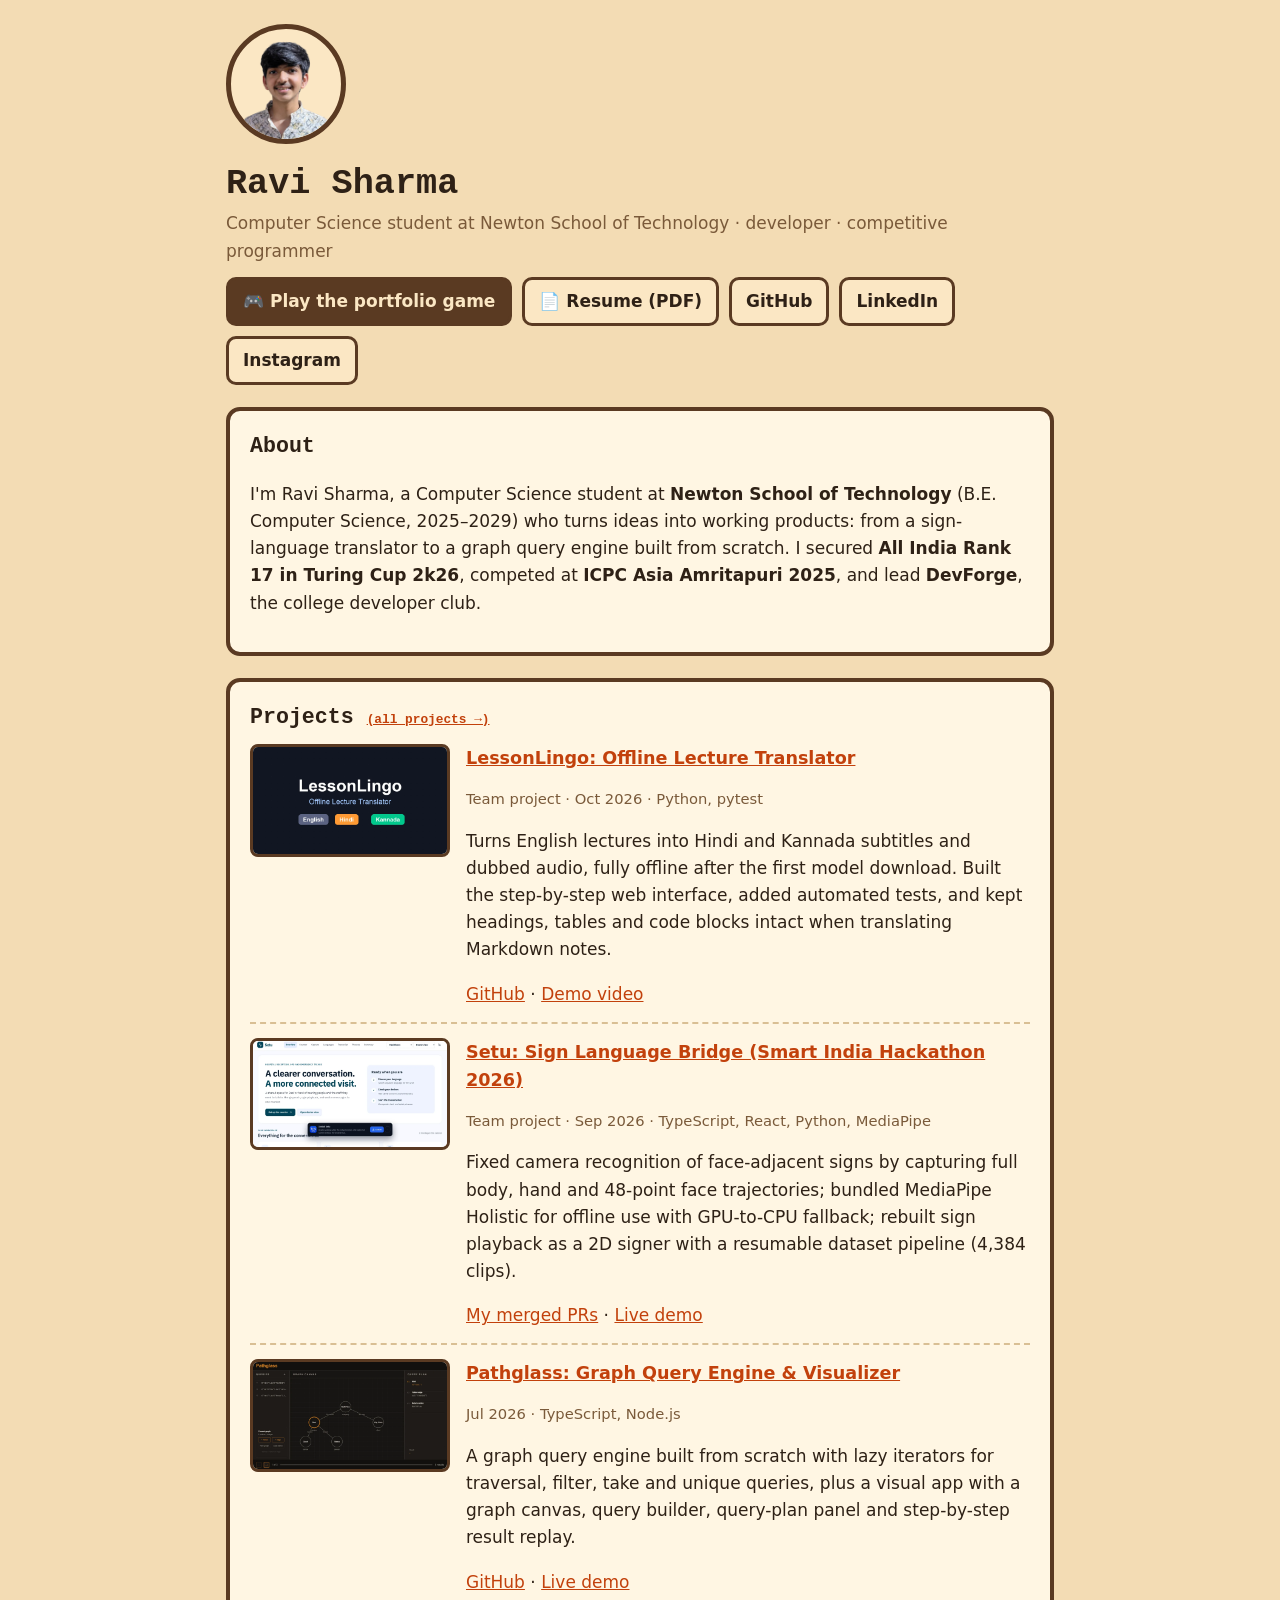
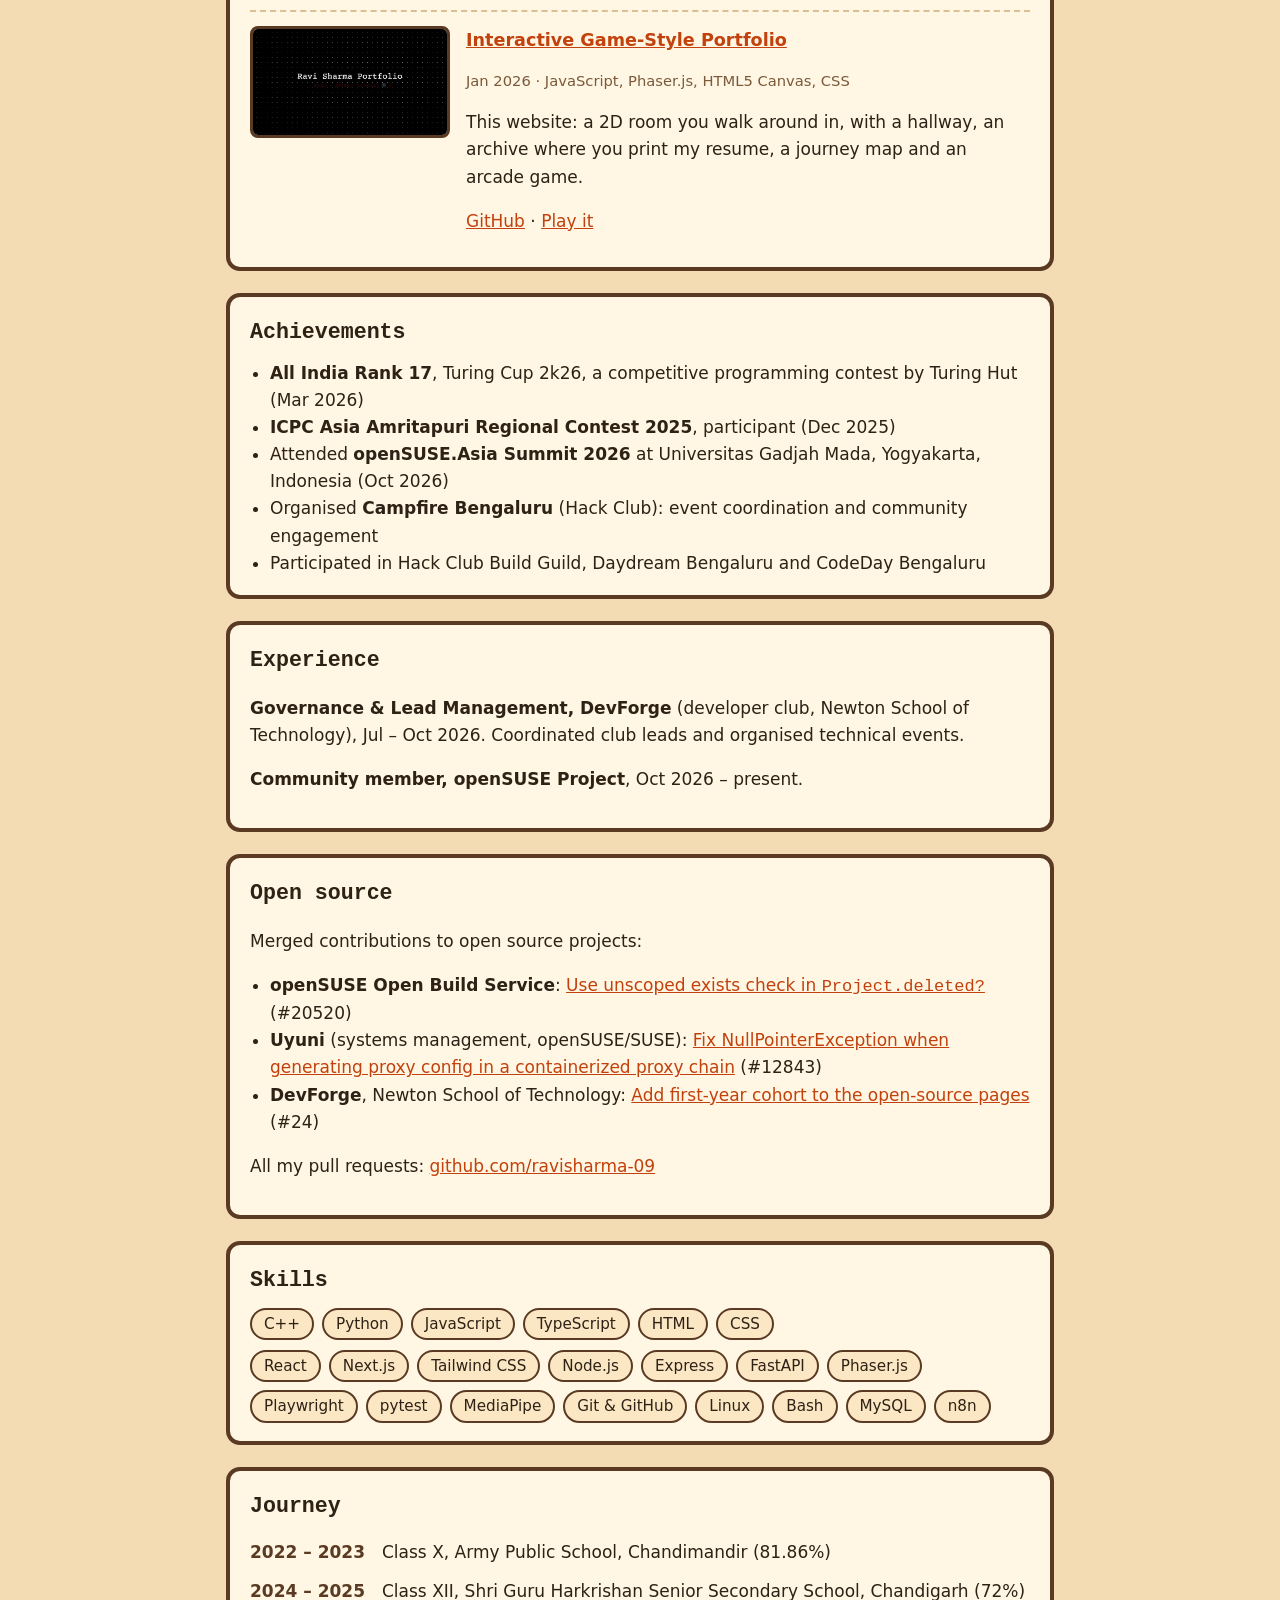
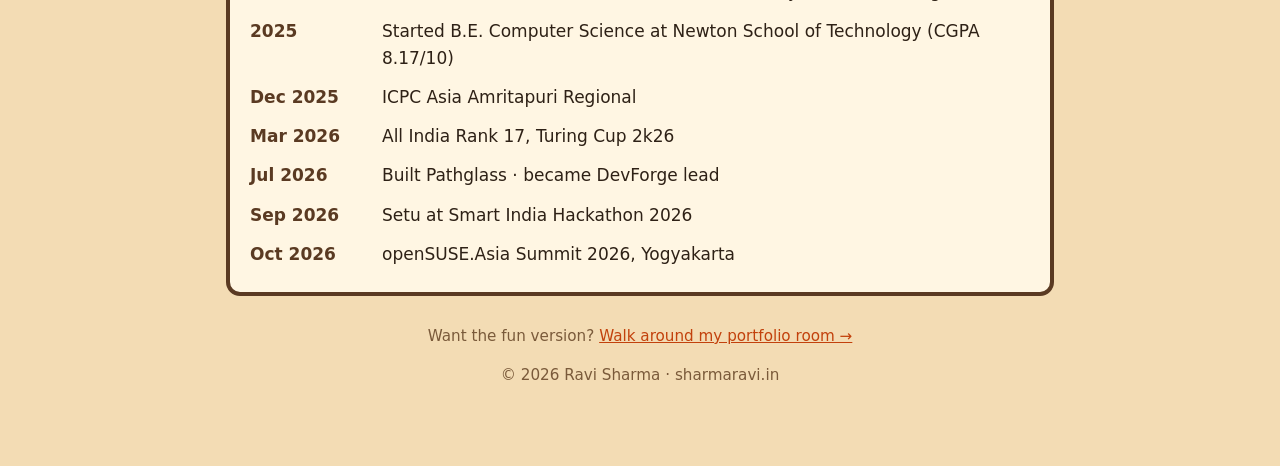
<file: about/index.html>
<!DOCTYPE html>
<html lang="en">
<head>
  <meta charset="UTF-8">
  <meta name="viewport" content="width=device-width, initial-scale=1.0">
  <title>About Ravi Sharma | Projects, Achievements &amp; Skills</title>
  <meta name="description" content="Ravi Sharma is a Computer Science student at Newton School of Technology (2025–2029). Projects: LessonLingo, Setu (SIH 2026), Pathglass. All India Rank 17 in Turing Cup 2k26, ICPC Asia Amritapuri 2025, openSUSE.Asia Summit 2026.">
  <meta name="author" content="Ravi Sharma">
  <link rel="canonical" href="https://www.sharmaravi.in/about/">
  <meta name="theme-color" content="#5a3a22">
  <link rel="icon" type="image/png" sizes="64x64" href="/favicon.png">
  <link rel="apple-touch-icon" href="/apple-touch-icon.png">
  <meta property="og:type" content="profile">
  <meta property="og:site_name" content="Ravi Sharma">
  <meta property="og:title" content="About Ravi Sharma">
  <meta property="og:description" content="CS student at Newton School of Technology. Projects, achievements, skills and the journey so far.">
  <meta property="og:url" content="https://www.sharmaravi.in/about/">
  <meta property="og:image" content="https://www.sharmaravi.in/assets/og-image.jpg">
  <meta name="twitter:card" content="summary_large_image">
  <script type="application/ld+json">
{
  "@context": "https://schema.org",
  "@type": "ProfilePage",
  "url": "https://www.sharmaravi.in/about/",
  "name": "About Ravi Sharma",
  "mainEntity": {
    "@type": "Person",
    "@id": "https://www.sharmaravi.in/#ravi",
    "name": "Ravi Sharma",
    "givenName": "Ravi",
    "familyName": "Sharma",
    "alternateName": [
      "sharmaravi",
      "ravisharma-09"
    ],
    "url": "https://www.sharmaravi.in/",
    "image": "https://www.sharmaravi.in/assets/ravi-sharma.webp",
    "jobTitle": "Software Developer",
    "description": "Ravi Sharma is a Computer Science student at Newton School of Technology, developer of LessonLingo, Setu (Smart India Hackathon 2026) and Pathglass, open source contributor to the openSUSE Open Build Service and Uyuni, and All India Rank 17 in Turing Cup 2k26.",
    "affiliation": {
      "@type": "CollegeOrUniversity",
      "name": "Newton School of Technology"
    },
    "alumniOf": [
      {
        "@type": "HighSchool",
        "name": "Shri Guru Harkrishan Senior Secondary School, Chandigarh"
      },
      {
        "@type": "HighSchool",
        "name": "Army Public School, Chandimandir"
      }
    ],
    "memberOf": [
      {
        "@type": "Organization",
        "name": "DevForge, Newton School of Technology"
      },
      {
        "@type": "Organization",
        "name": "openSUSE Project"
      },
      {
        "@type": "Organization",
        "name": "Hack Club"
      }
    ],
    "award": [
      "All India Rank 17, Turing Cup 2k26",
      "ICPC Asia Amritapuri Regional 2025 participant"
    ],
    "knowsAbout": [
      "JavaScript",
      "TypeScript",
      "Python",
      "C++",
      "React",
      "Next.js",
      "Node.js",
      "FastAPI",
      "Phaser.js",
      "MediaPipe",
      "Competitive Programming"
    ],
    "sameAs": [
      "https://github.com/ravisharma-09",
      "https://www.linkedin.com/in/ravi-sharma-10b1a1384/",
      "https://www.instagram.com/ravi._who_/"
    ]
  }
}
  </script>
  <style>
    :root {
      --cream: #fbe7c4; --paper: #fff6e3; --brown: #5a3a22; --wood: #b0703a;
      --ink: #2e2116; --muted: #7a5a3a; --accent: #c2410c; --bg: #f3dcb4;
    }
    * { box-sizing: border-box; }
    body {
      margin: 0; background: var(--bg); color: var(--ink);
      font: 17px/1.6 system-ui, -apple-system, "Segoe UI", Roboto, sans-serif;
    }
    a { color: var(--accent); }
    .wrap { max-width: 860px; margin: 0 auto; padding: 24px 16px 64px; }
    header.top { display: flex; gap: 20px; align-items: center; flex-wrap: wrap; }
    header.top img { width: 120px; height: 120px; object-fit: cover; object-position: top; border-radius: 50%; border: 5px solid var(--brown); background: var(--cream); }
    h1 { font-family: "Courier New", monospace; font-size: 2.2rem; margin: 0; line-height: 1.15; }
    .tag { color: var(--muted); margin: 6px 0 0; }
    .links { display: flex; gap: 10px; flex-wrap: wrap; margin-top: 12px; }
    .btn {
      display: inline-block; padding: 8px 14px; border: 3px solid var(--brown); border-radius: 10px;
      background: var(--cream); color: var(--ink); text-decoration: none; font-weight: 600;
    }
    .btn.primary { background: var(--brown); color: var(--cream); }
    section { background: var(--paper); border: 4px solid var(--brown); border-radius: 14px; padding: 18px 20px; margin-top: 22px; }
    h2 { font-family: "Courier New", monospace; margin: 0 0 10px; font-size: 1.35rem; }
    h3 { margin: 0; font-size: 1.1rem; }
    .project { display: grid; grid-template-columns: 200px 1fr; gap: 16px; padding: 14px 0; border-top: 2px dashed #d9bf94; }
    .project:first-of-type { border-top: 0; padding-top: 0; }
    .project img { width: 100%; aspect-ratio: 16/9; object-fit: cover; border: 3px solid var(--brown); border-radius: 8px; }
    .meta { color: var(--muted); font-size: 0.92rem; }
    ul { margin: 6px 0 0; padding-left: 20px; }
    .chips { display: flex; flex-wrap: wrap; gap: 8px; list-style: none; padding: 0; }
    .chips li { background: var(--cream); border: 2px solid var(--brown); border-radius: 999px; padding: 2px 12px; font-size: 0.95rem; }
    .timeline { list-style: none; padding: 0; margin: 0; }
    .timeline li { display: grid; grid-template-columns: 120px 1fr; gap: 12px; padding: 6px 0; }
    .timeline b { color: var(--brown); }
    footer { margin-top: 28px; text-align: center; color: var(--muted); font-size: 0.95rem; }
    @media (max-width: 600px) {
      h1 { font-size: 1.7rem; }
      .project { grid-template-columns: 1fr; }
      .timeline li { grid-template-columns: 1fr; gap: 0; }
    }
  </style>
</head>
<body>
<div class="wrap">
  <header class="top">
    <img src="/assets/ravi-sharma.webp" alt="Ravi Sharma, developer and CS student at Newton School of Technology" width="120" height="120">
    <div>
      <h1>Ravi Sharma</h1>
      <p class="tag">Computer Science student at Newton School of Technology · developer · competitive programmer</p>
      <div class="links">
        <a class="btn primary" href="/">🎮 Play the portfolio game</a>
        <a class="btn" href="/assets/Ravi_Sharma_Resume.pdf">📄 Resume (PDF)</a>
        <a class="btn" href="https://github.com/ravisharma-09" rel="me">GitHub</a>
        <a class="btn" href="https://www.linkedin.com/in/ravi-sharma-10b1a1384/" rel="me">LinkedIn</a>
        <a class="btn" href="https://www.instagram.com/ravi._who_/" rel="me">Instagram</a>
      </div>
    </div>
  </header>

  <section>
    <h2>About</h2>
    <p>I'm Ravi Sharma, a Computer Science student at <b>Newton School of Technology</b> (B.E. Computer Science, 2025–2029) who turns ideas into working products: from a sign-language translator to a graph query engine built from scratch. I secured <b>All India Rank 17 in Turing Cup 2k26</b>, competed at <b>ICPC Asia Amritapuri 2025</b>, and lead <b>DevForge</b>, the college developer club.</p>
  </section>

  <section>
    <h2>Projects <a href="/projects/" style="font-size:.8rem">(all projects →)</a></h2>
    <article class="project">
      <img src="/assets/projects/lessonlingo.webp" alt="LessonLingo offline lecture translator" loading="lazy">
      <div>
        <h3><a href="/projects/lessonlingo/">LessonLingo: Offline Lecture Translator</a></h3>
        <p class="meta">Team project · Oct 2026 · Python, pytest</p>
        <p>Turns English lectures into Hindi and Kannada subtitles and dubbed audio, fully offline after the first model download. Built the step-by-step web interface, added automated tests, and kept headings, tables and code blocks intact when translating Markdown notes.</p>
        <a href="https://github.com/ravisharma-09/lessonlingo">GitHub</a> · <a href="https://drive.google.com/file/d/19TnHx-6KQ2JV6Vs3LsIcdvp8Ti9OcrRN/view?usp=sharing">Demo video</a>
      </div>
    </article>
    <article class="project">
      <img src="/assets/projects/setu.webp" alt="Setu sign language bridge" loading="lazy">
      <div>
        <h3><a href="/projects/setu/">Setu: Sign Language Bridge (Smart India Hackathon 2026)</a></h3>
        <p class="meta">Team project · Sep 2026 · TypeScript, React, Python, MediaPipe</p>
        <p>Fixed camera recognition of face-adjacent signs by capturing full body, hand and 48-point face trajectories; bundled MediaPipe Holistic for offline use with GPU-to-CPU fallback; rebuilt sign playback as a 2D signer with a resumable dataset pipeline (4,384 clips).</p>
        <a href="https://github.com/geetxnshgoyal/sih/pulls?q=is:pr+author:ravisharma-09+is:merged">My merged PRs</a> · <a href="https://sih.geetanshgoyal.in/">Live demo</a>
      </div>
    </article>
    <article class="project">
      <img src="/assets/projects/pathglass.webp" alt="Pathglass graph query engine visualizer" loading="lazy">
      <div>
        <h3><a href="/projects/pathglass/">Pathglass: Graph Query Engine &amp; Visualizer</a></h3>
        <p class="meta">Jul 2026 · TypeScript, Node.js</p>
        <p>A graph query engine built from scratch with lazy iterators for traversal, filter, take and unique queries, plus a visual app with a graph canvas, query builder, query-plan panel and step-by-step result replay.</p>
        <a href="https://github.com/ravisharma-09/Pathglass">GitHub</a> · <a href="https://pathglass-ten.vercel.app/">Live demo</a>
      </div>
    </article>
    <article class="project">
      <img src="/assets/projects/portfolio.webp" alt="Ravi Sharma's game-style portfolio" loading="lazy">
      <div>
        <h3><a href="/projects/game-portfolio/">Interactive Game-Style Portfolio</a></h3>
        <p class="meta">Jan 2026 · JavaScript, Phaser.js, HTML5 Canvas, CSS</p>
        <p>This website: a 2D room you walk around in, with a hallway, an archive where you print my resume, a journey map and an arcade game.</p>
        <a href="https://github.com/ravisharma-09/Portfolio-Ravi">GitHub</a> · <a href="/">Play it</a>
      </div>
    </article>
  </section>

  <section>
    <h2>Achievements</h2>
    <ul>
      <li><b>All India Rank 17</b>, Turing Cup 2k26, a competitive programming contest by Turing Hut (Mar 2026)</li>
      <li><b>ICPC Asia Amritapuri Regional Contest 2025</b>, participant (Dec 2025)</li>
      <li>Attended <b>openSUSE.Asia Summit 2026</b> at Universitas Gadjah Mada, Yogyakarta, Indonesia (Oct 2026)</li>
      <li>Organised <b>Campfire Bengaluru</b> (Hack Club): event coordination and community engagement</li>
      <li>Participated in Hack Club Build Guild, Daydream Bengaluru and CodeDay Bengaluru</li>
    </ul>
  </section>

  <section>
    <h2>Experience</h2>
    <p><b>Governance &amp; Lead Management, DevForge</b> (developer club, Newton School of Technology), Jul – Oct 2026. Coordinated club leads and organised technical events.</p>
    <p><b>Community member, openSUSE Project</b>, Oct 2026 – present.</p>
  </section>

  <section>
    <h2>Open source</h2>
    <p>Merged contributions to open source projects:</p>
    <ul>
      <li><b>openSUSE Open Build Service</b>: <a href="https://github.com/openSUSE/open-build-service/pull/20520">Use unscoped exists check in <code>Project.deleted?</code></a> (#20520)</li>
      <li><b>Uyuni</b> (systems management, openSUSE/SUSE): <a href="https://github.com/uyuni-project/uyuni/pull/12843">Fix NullPointerException when generating proxy config in a containerized proxy chain</a> (#12843)</li>
      <li><b>DevForge</b>, Newton School of Technology: <a href="https://github.com/NST-DEVFORGE/DevForge/pull/24">Add first-year cohort to the open-source pages</a> (#24)</li>
    </ul>
    <p>All my pull requests: <a href="https://github.com/pulls?q=is%3Apr+author%3Aravisharma-09+is%3Apublic">github.com/ravisharma-09</a></p>
  </section>

  <section>
    <h2>Skills</h2>
    <ul class="chips" aria-label="Languages">
      <li>C++</li><li>Python</li><li>JavaScript</li><li>TypeScript</li><li>HTML</li><li>CSS</li>
    </ul>
    <ul class="chips" aria-label="Frameworks and tools" style="margin-top:10px">
      <li>React</li><li>Next.js</li><li>Tailwind CSS</li><li>Node.js</li><li>Express</li><li>FastAPI</li><li>Phaser.js</li>
      <li>Playwright</li><li>pytest</li><li>MediaPipe</li><li>Git &amp; GitHub</li><li>Linux</li><li>Bash</li><li>MySQL</li><li>n8n</li>
    </ul>
  </section>

  <section>
    <h2>Journey</h2>
    <ul class="timeline">
      <li><b>2022 – 2023</b><span>Class X, Army Public School, Chandimandir (81.86%)</span></li>
      <li><b>2024 – 2025</b><span>Class XII, Shri Guru Harkrishan Senior Secondary School, Chandigarh (72%)</span></li>
      <li><b>2025</b><span>Started B.E. Computer Science at Newton School of Technology (CGPA 8.17/10)</span></li>
      <li><b>Dec 2025</b><span>ICPC Asia Amritapuri Regional</span></li>
      <li><b>Mar 2026</b><span>All India Rank 17, Turing Cup 2k26</span></li>
      <li><b>Jul 2026</b><span>Built Pathglass · became DevForge lead</span></li>
      <li><b>Sep 2026</b><span>Setu at Smart India Hackathon 2026</span></li>
      <li><b>Oct 2026</b><span>openSUSE.Asia Summit 2026, Yogyakarta</span></li>
    </ul>
  </section>

  <footer>
    <p>Want the fun version? <a href="/">Walk around my portfolio room →</a></p>
    <p>© 2026 Ravi Sharma · sharmaravi.in</p>
  </footer>
</div>
</body>
</html>
</file>
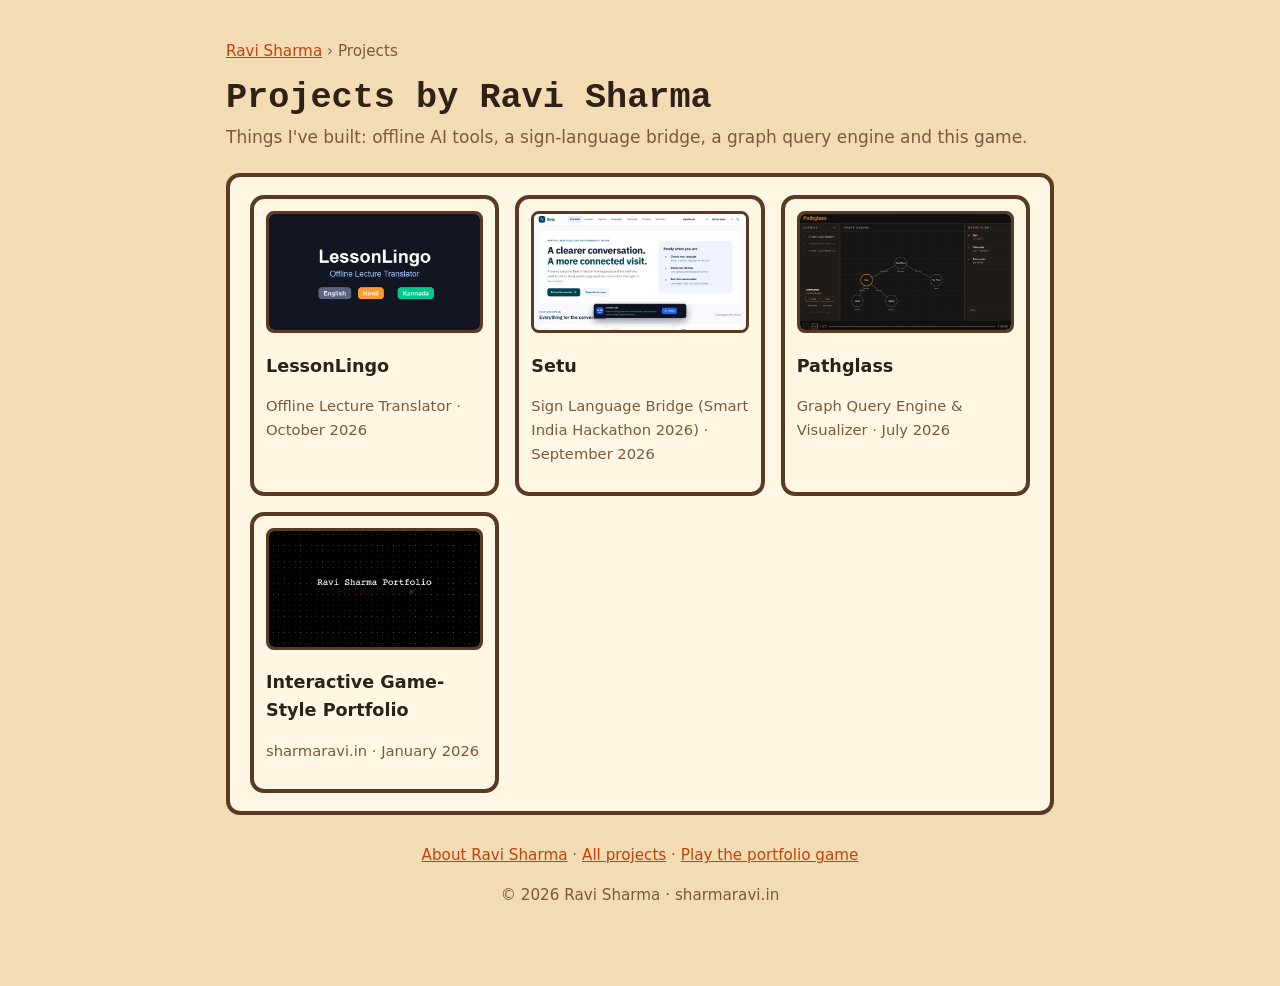
<file: projects/index.html>
<!DOCTYPE html>
<html lang="en">
<head>
  <meta charset="UTF-8">
  <meta name="viewport" content="width=device-width, initial-scale=1.0">
  <title>Projects by Ravi Sharma | LessonLingo, Setu, Pathglass</title>
  <meta name="description" content="Projects by Ravi Sharma, CS student at Newton School of Technology: LessonLingo (offline lecture translator), Setu (SIH 2026 sign-language bridge), Pathglass (graph query engine) and a game-style portfolio.">
  <meta name="author" content="Ravi Sharma">
  <link rel="canonical" href="https://www.sharmaravi.in/projects/">
  <link rel="icon" type="image/png" sizes="64x64" href="/favicon.png">
  <link rel="apple-touch-icon" href="/apple-touch-icon.png">
  <meta property="og:type" content="article">
  <meta property="og:site_name" content="Ravi Sharma">
  <meta property="og:title" content="Projects by Ravi Sharma | LessonLingo, Setu, Pathglass">
  <meta property="og:description" content="Projects by Ravi Sharma, CS student at Newton School of Technology: LessonLingo (offline lecture translator), Setu (SIH 2026 sign-language bridge), Pathglass (graph query engine) and a game-style portfolio.">
  <meta property="og:url" content="https://www.sharmaravi.in/projects/">
  <meta property="og:image" content="https://www.sharmaravi.in/assets/og-image.jpg">
  <meta name="twitter:card" content="summary_large_image">
  <script type="application/ld+json">
{
  "@context": "https://schema.org",
  "@type": "CollectionPage",
  "name": "Projects by Ravi Sharma",
  "url": "https://www.sharmaravi.in/projects/",
  "author": {
    "@type": "Person",
    "@id": "https://www.sharmaravi.in/#ravi",
    "name": "Ravi Sharma",
    "url": "https://www.sharmaravi.in/"
  },
  "hasPart": [
    {
      "@type": "CreativeWork",
      "name": "LessonLingo",
      "url": "https://www.sharmaravi.in/projects/lessonlingo/"
    },
    {
      "@type": "CreativeWork",
      "name": "Setu",
      "url": "https://www.sharmaravi.in/projects/setu/"
    },
    {
      "@type": "CreativeWork",
      "name": "Pathglass",
      "url": "https://www.sharmaravi.in/projects/pathglass/"
    },
    {
      "@type": "CreativeWork",
      "name": "Interactive Game-Style Portfolio",
      "url": "https://www.sharmaravi.in/projects/game-portfolio/"
    }
  ]
}
  </script>
<style>
    :root {
      --cream: #fbe7c4; --paper: #fff6e3; --brown: #5a3a22; --wood: #b0703a;
      --ink: #2e2116; --muted: #7a5a3a; --accent: #c2410c; --bg: #f3dcb4;
    }
    * { box-sizing: border-box; }
    body {
      margin: 0; background: var(--bg); color: var(--ink);
      font: 17px/1.6 system-ui, -apple-system, "Segoe UI", Roboto, sans-serif;
    }
    a { color: var(--accent); }
    .wrap { max-width: 860px; margin: 0 auto; padding: 24px 16px 64px; }
    header.top { display: flex; gap: 20px; align-items: center; flex-wrap: wrap; }
    header.top img { width: 120px; height: 120px; object-fit: cover; object-position: top; border-radius: 50%; border: 5px solid var(--brown); background: var(--cream); }
    h1 { font-family: "Courier New", monospace; font-size: 2.2rem; margin: 0; line-height: 1.15; }
    .tag { color: var(--muted); margin: 6px 0 0; }
    .links { display: flex; gap: 10px; flex-wrap: wrap; margin-top: 12px; }
    .btn {
      display: inline-block; padding: 8px 14px; border: 3px solid var(--brown); border-radius: 10px;
      background: var(--cream); color: var(--ink); text-decoration: none; font-weight: 600;
    }
    .btn.primary { background: var(--brown); color: var(--cream); }
    section { background: var(--paper); border: 4px solid var(--brown); border-radius: 14px; padding: 18px 20px; margin-top: 22px; }
    h2 { font-family: "Courier New", monospace; margin: 0 0 10px; font-size: 1.35rem; }
    h3 { margin: 0; font-size: 1.1rem; }
    .project { display: grid; grid-template-columns: 200px 1fr; gap: 16px; padding: 14px 0; border-top: 2px dashed #d9bf94; }
    .project:first-of-type { border-top: 0; padding-top: 0; }
    .project img { width: 100%; aspect-ratio: 16/9; object-fit: cover; border: 3px solid var(--brown); border-radius: 8px; }
    .meta { color: var(--muted); font-size: 0.92rem; }
    ul { margin: 6px 0 0; padding-left: 20px; }
    .chips { display: flex; flex-wrap: wrap; gap: 8px; list-style: none; padding: 0; }
    .chips li { background: var(--cream); border: 2px solid var(--brown); border-radius: 999px; padding: 2px 12px; font-size: 0.95rem; }
    .timeline { list-style: none; padding: 0; margin: 0; }
    .timeline li { display: grid; grid-template-columns: 120px 1fr; gap: 12px; padding: 6px 0; }
    .timeline b { color: var(--brown); }
    footer { margin-top: 28px; text-align: center; color: var(--muted); font-size: 0.95rem; }
    @media (max-width: 600px) {
      h1 { font-size: 1.7rem; }
      .project { grid-template-columns: 1fr; }
      .timeline li { grid-template-columns: 1fr; gap: 0; }
    }
      .crumbs { font-size: .95rem; color: var(--muted); margin-bottom: 14px; }
    .hero { width: 100%; aspect-ratio: 16/9; object-fit: cover; border: 4px solid var(--brown); border-radius: 12px; margin-top: 16px; }
    .by { margin: 6px 0 0; color: var(--muted); }
    .grid { display: grid; grid-template-columns: repeat(auto-fit, minmax(240px, 1fr)); gap: 16px; }
    .card { background: var(--paper); border: 4px solid var(--brown); border-radius: 14px; padding: 12px; text-decoration: none; color: var(--ink); }
    .card img { width: 100%; aspect-ratio: 16/9; object-fit: cover; border-radius: 8px; border: 3px solid var(--brown); }
    .card h3 { margin: 10px 0 4px; }
  </style>
</head>
<body>
<div class="wrap">
  <p class="crumbs"><a href="/about/">Ravi Sharma</a> › Projects</p>
  <h1>Projects by Ravi Sharma</h1>
  <p class="tag">Things I've built: offline AI tools, a sign-language bridge, a graph query engine and this game.</p>
  <section>
    <div class="grid">
    <a class="card" href="/projects/lessonlingo/">
      <img src="/assets/projects/lessonlingo.webp" alt="LessonLingo by Ravi Sharma" loading="lazy">
      <h3>LessonLingo</h3>
      <p class="meta">Offline Lecture Translator · October 2026</p>
    </a>
    <a class="card" href="/projects/setu/">
      <img src="/assets/projects/setu.webp" alt="Setu by Ravi Sharma" loading="lazy">
      <h3>Setu</h3>
      <p class="meta">Sign Language Bridge (Smart India Hackathon 2026) · September 2026</p>
    </a>
    <a class="card" href="/projects/pathglass/">
      <img src="/assets/projects/pathglass.webp" alt="Pathglass by Ravi Sharma" loading="lazy">
      <h3>Pathglass</h3>
      <p class="meta">Graph Query Engine &amp; Visualizer · July 2026</p>
    </a>
    <a class="card" href="/projects/game-portfolio/">
      <img src="/assets/projects/portfolio.webp" alt="Interactive Game-Style Portfolio by Ravi Sharma" loading="lazy">
      <h3>Interactive Game-Style Portfolio</h3>
      <p class="meta">sharmaravi.in · January 2026</p>
    </a>
    </div>
  </section>
  <footer>
    <p><a href="/about/">About Ravi Sharma</a> · <a href="/projects/">All projects</a> · <a href="/">Play the portfolio game</a></p>
    <p>© 2026 Ravi Sharma · sharmaravi.in</p>
  </footer>
</div>
</body>
</html>
</file>
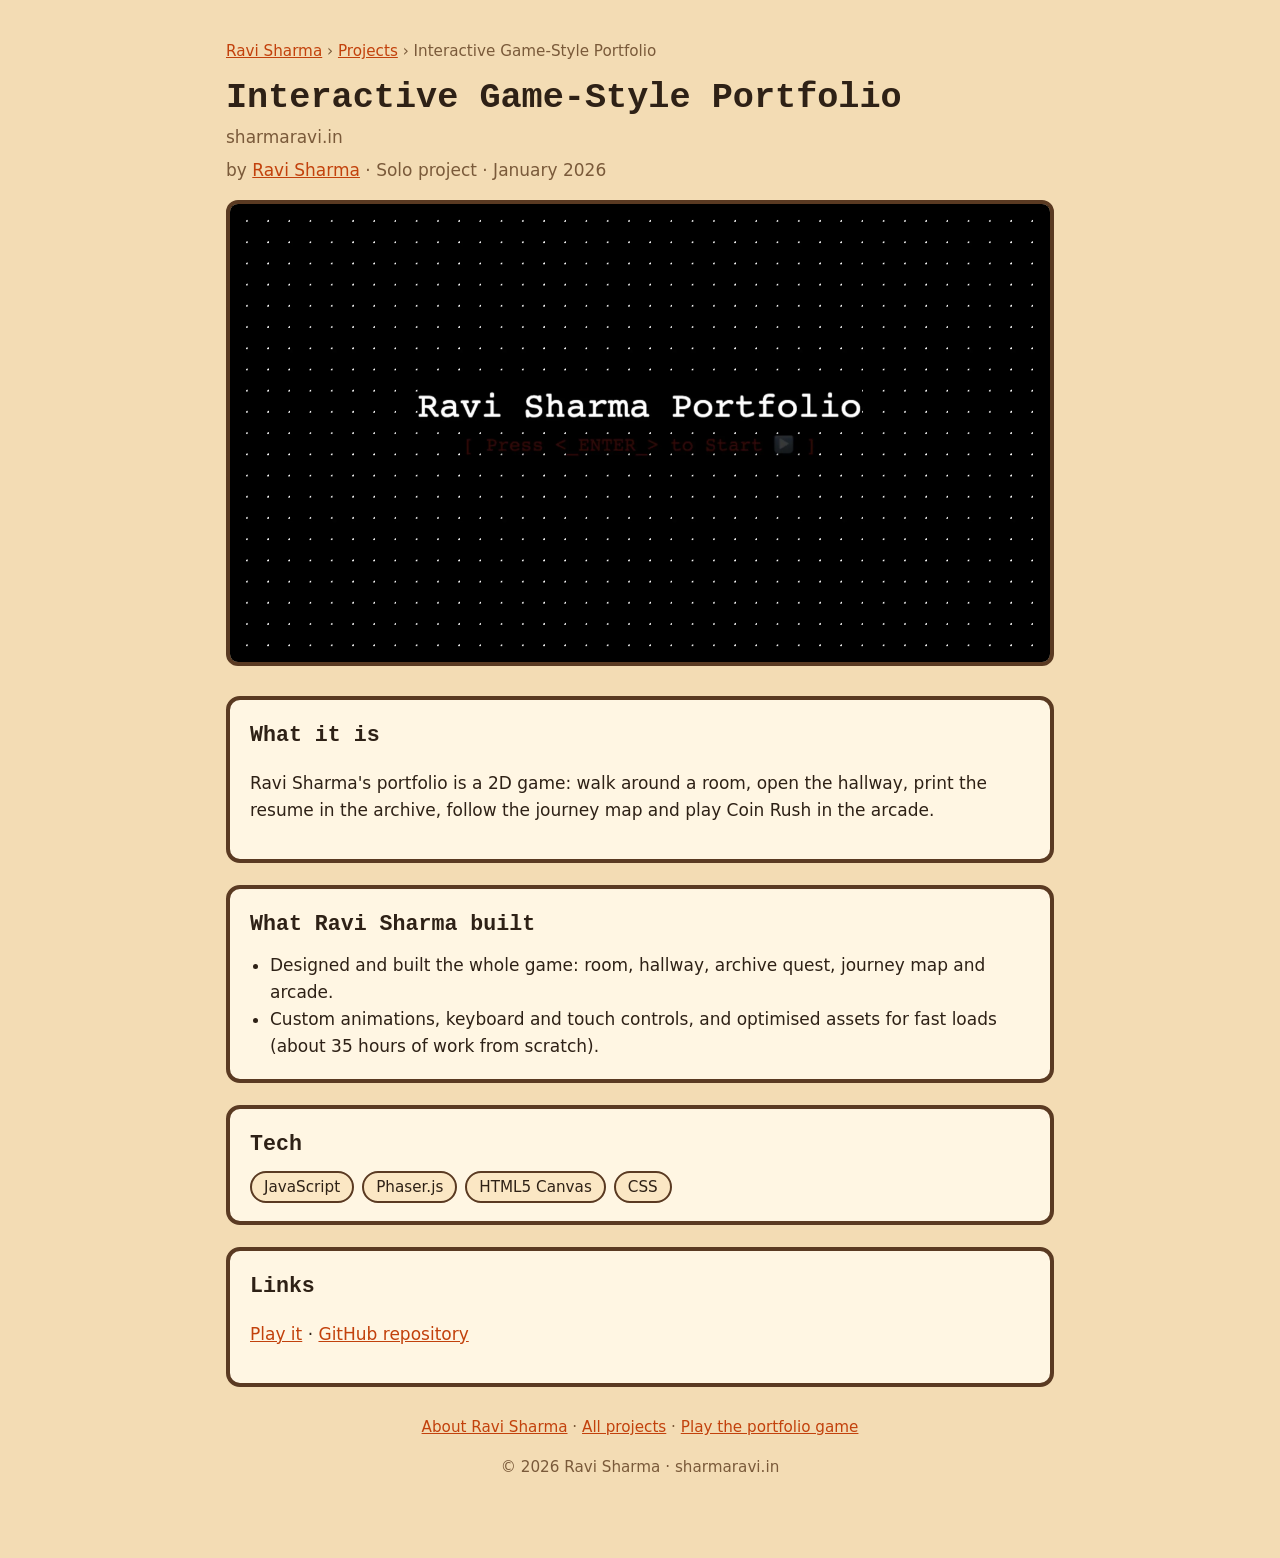
<file: projects/game-portfolio/index.html>
<!DOCTYPE html>
<html lang="en">
<head>
  <meta charset="UTF-8">
  <meta name="viewport" content="width=device-width, initial-scale=1.0">
  <title>Interactive Game-Style Portfolio: sharmaravi.in | by Ravi Sharma</title>
  <meta name="description" content="Interactive Game-Style Portfolio by Ravi Sharma (January 2026). Ravi Sharma&#x27;s portfolio is a 2D game: walk around a room, open the hallway, print the resume in the archive, follow the journey map and play Coin Rush in the arcade.">
  <meta name="author" content="Ravi Sharma">
  <link rel="canonical" href="https://www.sharmaravi.in/projects/game-portfolio/">
  <link rel="icon" type="image/png" sizes="64x64" href="/favicon.png">
  <link rel="apple-touch-icon" href="/apple-touch-icon.png">
  <meta property="og:type" content="article">
  <meta property="og:site_name" content="Ravi Sharma">
  <meta property="og:title" content="Interactive Game-Style Portfolio: sharmaravi.in | by Ravi Sharma">
  <meta property="og:description" content="Interactive Game-Style Portfolio by Ravi Sharma (January 2026). Ravi Sharma&#x27;s portfolio is a 2D game: walk around a room, open the hallway, print the resume in the archive, follow the journey map and play Coin Rush in the arcade.">
  <meta property="og:url" content="https://www.sharmaravi.in/projects/game-portfolio/">
  <meta property="og:image" content="https://www.sharmaravi.in/assets/og-image.jpg">
  <meta name="twitter:card" content="summary_large_image">
  <script type="application/ld+json">
{
  "@context": "https://schema.org",
  "@type": "CreativeWork",
  "name": "Interactive Game-Style Portfolio: sharmaravi.in",
  "url": "https://www.sharmaravi.in/projects/game-portfolio/",
  "image": "https://www.sharmaravi.in/assets/projects/portfolio.webp",
  "dateCreated": "January 2026",
  "description": "Ravi Sharma's portfolio is a 2D game: walk around a room, open the hallway, print the resume in the archive, follow the journey map and play Coin Rush in the arcade.",
  "creator": {
    "@type": "Person",
    "@id": "https://www.sharmaravi.in/#ravi",
    "name": "Ravi Sharma",
    "url": "https://www.sharmaravi.in/"
  },
  "author": {
    "@type": "Person",
    "@id": "https://www.sharmaravi.in/#ravi",
    "name": "Ravi Sharma",
    "url": "https://www.sharmaravi.in/"
  },
  "keywords": "JavaScript, Phaser.js, HTML5 Canvas, CSS, Ravi Sharma"
}
  </script>
<style>
    :root {
      --cream: #fbe7c4; --paper: #fff6e3; --brown: #5a3a22; --wood: #b0703a;
      --ink: #2e2116; --muted: #7a5a3a; --accent: #c2410c; --bg: #f3dcb4;
    }
    * { box-sizing: border-box; }
    body {
      margin: 0; background: var(--bg); color: var(--ink);
      font: 17px/1.6 system-ui, -apple-system, "Segoe UI", Roboto, sans-serif;
    }
    a { color: var(--accent); }
    .wrap { max-width: 860px; margin: 0 auto; padding: 24px 16px 64px; }
    header.top { display: flex; gap: 20px; align-items: center; flex-wrap: wrap; }
    header.top img { width: 120px; height: 120px; object-fit: cover; object-position: top; border-radius: 50%; border: 5px solid var(--brown); background: var(--cream); }
    h1 { font-family: "Courier New", monospace; font-size: 2.2rem; margin: 0; line-height: 1.15; }
    .tag { color: var(--muted); margin: 6px 0 0; }
    .links { display: flex; gap: 10px; flex-wrap: wrap; margin-top: 12px; }
    .btn {
      display: inline-block; padding: 8px 14px; border: 3px solid var(--brown); border-radius: 10px;
      background: var(--cream); color: var(--ink); text-decoration: none; font-weight: 600;
    }
    .btn.primary { background: var(--brown); color: var(--cream); }
    section { background: var(--paper); border: 4px solid var(--brown); border-radius: 14px; padding: 18px 20px; margin-top: 22px; }
    h2 { font-family: "Courier New", monospace; margin: 0 0 10px; font-size: 1.35rem; }
    h3 { margin: 0; font-size: 1.1rem; }
    .project { display: grid; grid-template-columns: 200px 1fr; gap: 16px; padding: 14px 0; border-top: 2px dashed #d9bf94; }
    .project:first-of-type { border-top: 0; padding-top: 0; }
    .project img { width: 100%; aspect-ratio: 16/9; object-fit: cover; border: 3px solid var(--brown); border-radius: 8px; }
    .meta { color: var(--muted); font-size: 0.92rem; }
    ul { margin: 6px 0 0; padding-left: 20px; }
    .chips { display: flex; flex-wrap: wrap; gap: 8px; list-style: none; padding: 0; }
    .chips li { background: var(--cream); border: 2px solid var(--brown); border-radius: 999px; padding: 2px 12px; font-size: 0.95rem; }
    .timeline { list-style: none; padding: 0; margin: 0; }
    .timeline li { display: grid; grid-template-columns: 120px 1fr; gap: 12px; padding: 6px 0; }
    .timeline b { color: var(--brown); }
    footer { margin-top: 28px; text-align: center; color: var(--muted); font-size: 0.95rem; }
    @media (max-width: 600px) {
      h1 { font-size: 1.7rem; }
      .project { grid-template-columns: 1fr; }
      .timeline li { grid-template-columns: 1fr; gap: 0; }
    }
      .crumbs { font-size: .95rem; color: var(--muted); margin-bottom: 14px; }
    .hero { width: 100%; aspect-ratio: 16/9; object-fit: cover; border: 4px solid var(--brown); border-radius: 12px; margin-top: 16px; }
    .by { margin: 6px 0 0; color: var(--muted); }
    .grid { display: grid; grid-template-columns: repeat(auto-fit, minmax(240px, 1fr)); gap: 16px; }
    .card { background: var(--paper); border: 4px solid var(--brown); border-radius: 14px; padding: 12px; text-decoration: none; color: var(--ink); }
    .card img { width: 100%; aspect-ratio: 16/9; object-fit: cover; border-radius: 8px; border: 3px solid var(--brown); }
    .card h3 { margin: 10px 0 4px; }
  </style>
</head>
<body>
<div class="wrap">
  <p class="crumbs"><a href="/about/">Ravi Sharma</a> › <a href="/projects/">Projects</a> › Interactive Game-Style Portfolio</p>
  <h1>Interactive Game-Style Portfolio</h1>
  <p class="tag">sharmaravi.in</p>
  <p class="by">by <a href="/about/">Ravi Sharma</a> · Solo project · January 2026</p>
  <img class="hero" src="/assets/projects/portfolio.webp" alt="Interactive Game-Style Portfolio by Ravi Sharma: screenshot">
  <section>
    <h2>What it is</h2>
    <p>Ravi Sharma&#x27;s portfolio is a 2D game: walk around a room, open the hallway, print the resume in the archive, follow the journey map and play Coin Rush in the arcade.</p>
  </section>
  <section>
    <h2>What Ravi Sharma built</h2>
    <ul><li>Designed and built the whole game: room, hallway, archive quest, journey map and arcade.</li><li>Custom animations, keyboard and touch controls, and optimised assets for fast loads (about 35 hours of work from scratch).</li></ul>
  </section>
  <section>
    <h2>Tech</h2>
    <ul class="chips"><li>JavaScript</li><li>Phaser.js</li><li>HTML5 Canvas</li><li>CSS</li></ul>
  </section>
  <section>
    <h2>Links</h2>
    <p><a href="https://www.sharmaravi.in/">Play it</a> · <a href="https://github.com/ravisharma-09/Portfolio-Ravi">GitHub repository</a></p>
  </section>
  <footer>
    <p><a href="/about/">About Ravi Sharma</a> · <a href="/projects/">All projects</a> · <a href="/">Play the portfolio game</a></p>
    <p>© 2026 Ravi Sharma · sharmaravi.in</p>
  </footer>
</div>
</body>
</html>
</file>
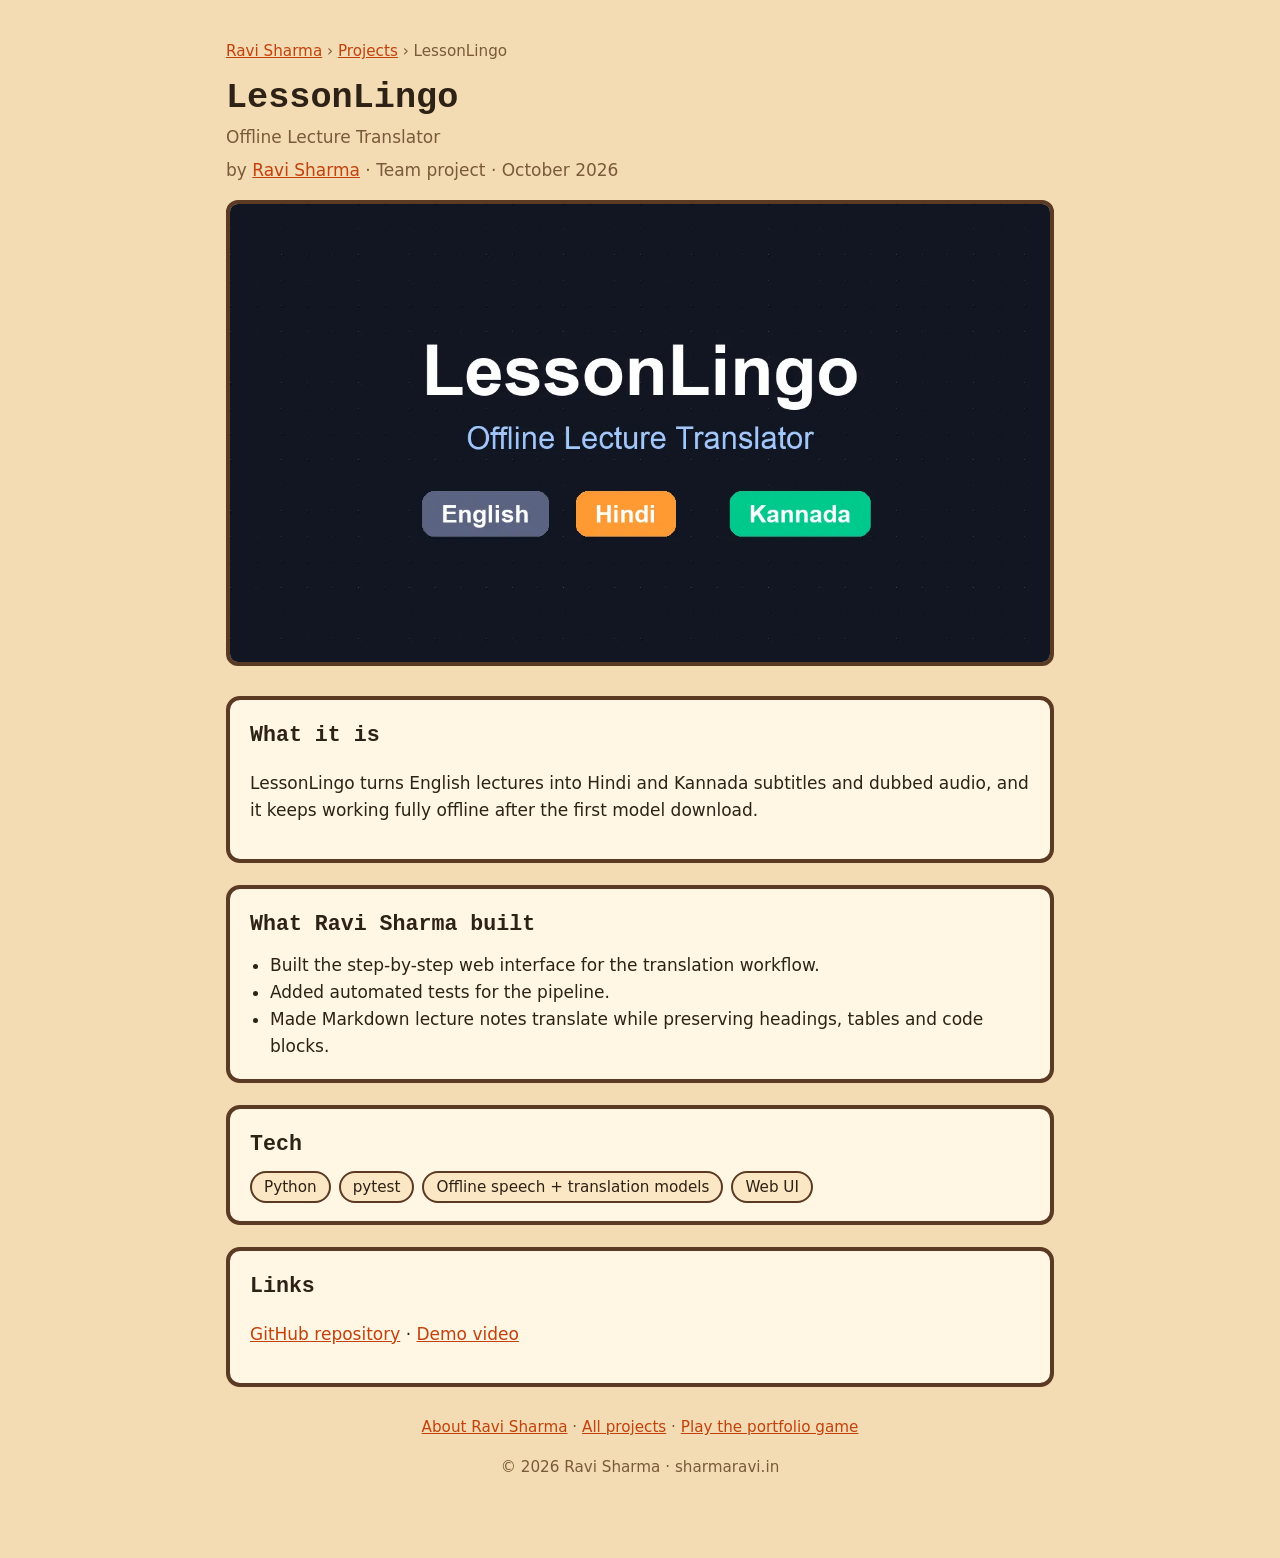
<file: projects/lessonlingo/index.html>
<!DOCTYPE html>
<html lang="en">
<head>
  <meta charset="UTF-8">
  <meta name="viewport" content="width=device-width, initial-scale=1.0">
  <title>LessonLingo: Offline Lecture Translator | by Ravi Sharma</title>
  <meta name="description" content="LessonLingo by Ravi Sharma (October 2026). LessonLingo turns English lectures into Hindi and Kannada subtitles and dubbed audio, and it keeps working fully offline after the first model download.">
  <meta name="author" content="Ravi Sharma">
  <link rel="canonical" href="https://www.sharmaravi.in/projects/lessonlingo/">
  <link rel="icon" type="image/png" sizes="64x64" href="/favicon.png">
  <link rel="apple-touch-icon" href="/apple-touch-icon.png">
  <meta property="og:type" content="article">
  <meta property="og:site_name" content="Ravi Sharma">
  <meta property="og:title" content="LessonLingo: Offline Lecture Translator | by Ravi Sharma">
  <meta property="og:description" content="LessonLingo by Ravi Sharma (October 2026). LessonLingo turns English lectures into Hindi and Kannada subtitles and dubbed audio, and it keeps working fully offline after the first model download.">
  <meta property="og:url" content="https://www.sharmaravi.in/projects/lessonlingo/">
  <meta property="og:image" content="https://www.sharmaravi.in/assets/og-image.jpg">
  <meta name="twitter:card" content="summary_large_image">
  <script type="application/ld+json">
{
  "@context": "https://schema.org",
  "@type": "CreativeWork",
  "name": "LessonLingo: Offline Lecture Translator",
  "url": "https://www.sharmaravi.in/projects/lessonlingo/",
  "image": "https://www.sharmaravi.in/assets/projects/lessonlingo.webp",
  "dateCreated": "October 2026",
  "description": "LessonLingo turns English lectures into Hindi and Kannada subtitles and dubbed audio, and it keeps working fully offline after the first model download.",
  "creator": {
    "@type": "Person",
    "@id": "https://www.sharmaravi.in/#ravi",
    "name": "Ravi Sharma",
    "url": "https://www.sharmaravi.in/"
  },
  "author": {
    "@type": "Person",
    "@id": "https://www.sharmaravi.in/#ravi",
    "name": "Ravi Sharma",
    "url": "https://www.sharmaravi.in/"
  },
  "keywords": "Python, pytest, Offline speech + translation models, Web UI, Ravi Sharma"
}
  </script>
<style>
    :root {
      --cream: #fbe7c4; --paper: #fff6e3; --brown: #5a3a22; --wood: #b0703a;
      --ink: #2e2116; --muted: #7a5a3a; --accent: #c2410c; --bg: #f3dcb4;
    }
    * { box-sizing: border-box; }
    body {
      margin: 0; background: var(--bg); color: var(--ink);
      font: 17px/1.6 system-ui, -apple-system, "Segoe UI", Roboto, sans-serif;
    }
    a { color: var(--accent); }
    .wrap { max-width: 860px; margin: 0 auto; padding: 24px 16px 64px; }
    header.top { display: flex; gap: 20px; align-items: center; flex-wrap: wrap; }
    header.top img { width: 120px; height: 120px; object-fit: cover; object-position: top; border-radius: 50%; border: 5px solid var(--brown); background: var(--cream); }
    h1 { font-family: "Courier New", monospace; font-size: 2.2rem; margin: 0; line-height: 1.15; }
    .tag { color: var(--muted); margin: 6px 0 0; }
    .links { display: flex; gap: 10px; flex-wrap: wrap; margin-top: 12px; }
    .btn {
      display: inline-block; padding: 8px 14px; border: 3px solid var(--brown); border-radius: 10px;
      background: var(--cream); color: var(--ink); text-decoration: none; font-weight: 600;
    }
    .btn.primary { background: var(--brown); color: var(--cream); }
    section { background: var(--paper); border: 4px solid var(--brown); border-radius: 14px; padding: 18px 20px; margin-top: 22px; }
    h2 { font-family: "Courier New", monospace; margin: 0 0 10px; font-size: 1.35rem; }
    h3 { margin: 0; font-size: 1.1rem; }
    .project { display: grid; grid-template-columns: 200px 1fr; gap: 16px; padding: 14px 0; border-top: 2px dashed #d9bf94; }
    .project:first-of-type { border-top: 0; padding-top: 0; }
    .project img { width: 100%; aspect-ratio: 16/9; object-fit: cover; border: 3px solid var(--brown); border-radius: 8px; }
    .meta { color: var(--muted); font-size: 0.92rem; }
    ul { margin: 6px 0 0; padding-left: 20px; }
    .chips { display: flex; flex-wrap: wrap; gap: 8px; list-style: none; padding: 0; }
    .chips li { background: var(--cream); border: 2px solid var(--brown); border-radius: 999px; padding: 2px 12px; font-size: 0.95rem; }
    .timeline { list-style: none; padding: 0; margin: 0; }
    .timeline li { display: grid; grid-template-columns: 120px 1fr; gap: 12px; padding: 6px 0; }
    .timeline b { color: var(--brown); }
    footer { margin-top: 28px; text-align: center; color: var(--muted); font-size: 0.95rem; }
    @media (max-width: 600px) {
      h1 { font-size: 1.7rem; }
      .project { grid-template-columns: 1fr; }
      .timeline li { grid-template-columns: 1fr; gap: 0; }
    }
      .crumbs { font-size: .95rem; color: var(--muted); margin-bottom: 14px; }
    .hero { width: 100%; aspect-ratio: 16/9; object-fit: cover; border: 4px solid var(--brown); border-radius: 12px; margin-top: 16px; }
    .by { margin: 6px 0 0; color: var(--muted); }
    .grid { display: grid; grid-template-columns: repeat(auto-fit, minmax(240px, 1fr)); gap: 16px; }
    .card { background: var(--paper); border: 4px solid var(--brown); border-radius: 14px; padding: 12px; text-decoration: none; color: var(--ink); }
    .card img { width: 100%; aspect-ratio: 16/9; object-fit: cover; border-radius: 8px; border: 3px solid var(--brown); }
    .card h3 { margin: 10px 0 4px; }
  </style>
</head>
<body>
<div class="wrap">
  <p class="crumbs"><a href="/about/">Ravi Sharma</a> › <a href="/projects/">Projects</a> › LessonLingo</p>
  <h1>LessonLingo</h1>
  <p class="tag">Offline Lecture Translator</p>
  <p class="by">by <a href="/about/">Ravi Sharma</a> · Team project · October 2026</p>
  <img class="hero" src="/assets/projects/lessonlingo.webp" alt="LessonLingo by Ravi Sharma: screenshot">
  <section>
    <h2>What it is</h2>
    <p>LessonLingo turns English lectures into Hindi and Kannada subtitles and dubbed audio, and it keeps working fully offline after the first model download.</p>
  </section>
  <section>
    <h2>What Ravi Sharma built</h2>
    <ul><li>Built the step-by-step web interface for the translation workflow.</li><li>Added automated tests for the pipeline.</li><li>Made Markdown lecture notes translate while preserving headings, tables and code blocks.</li></ul>
  </section>
  <section>
    <h2>Tech</h2>
    <ul class="chips"><li>Python</li><li>pytest</li><li>Offline speech + translation models</li><li>Web UI</li></ul>
  </section>
  <section>
    <h2>Links</h2>
    <p><a href="https://github.com/ravisharma-09/lessonlingo">GitHub repository</a> · <a href="https://drive.google.com/file/d/19TnHx-6KQ2JV6Vs3LsIcdvp8Ti9OcrRN/view?usp=sharing">Demo video</a></p>
  </section>
  <footer>
    <p><a href="/about/">About Ravi Sharma</a> · <a href="/projects/">All projects</a> · <a href="/">Play the portfolio game</a></p>
    <p>© 2026 Ravi Sharma · sharmaravi.in</p>
  </footer>
</div>
</body>
</html>
</file>
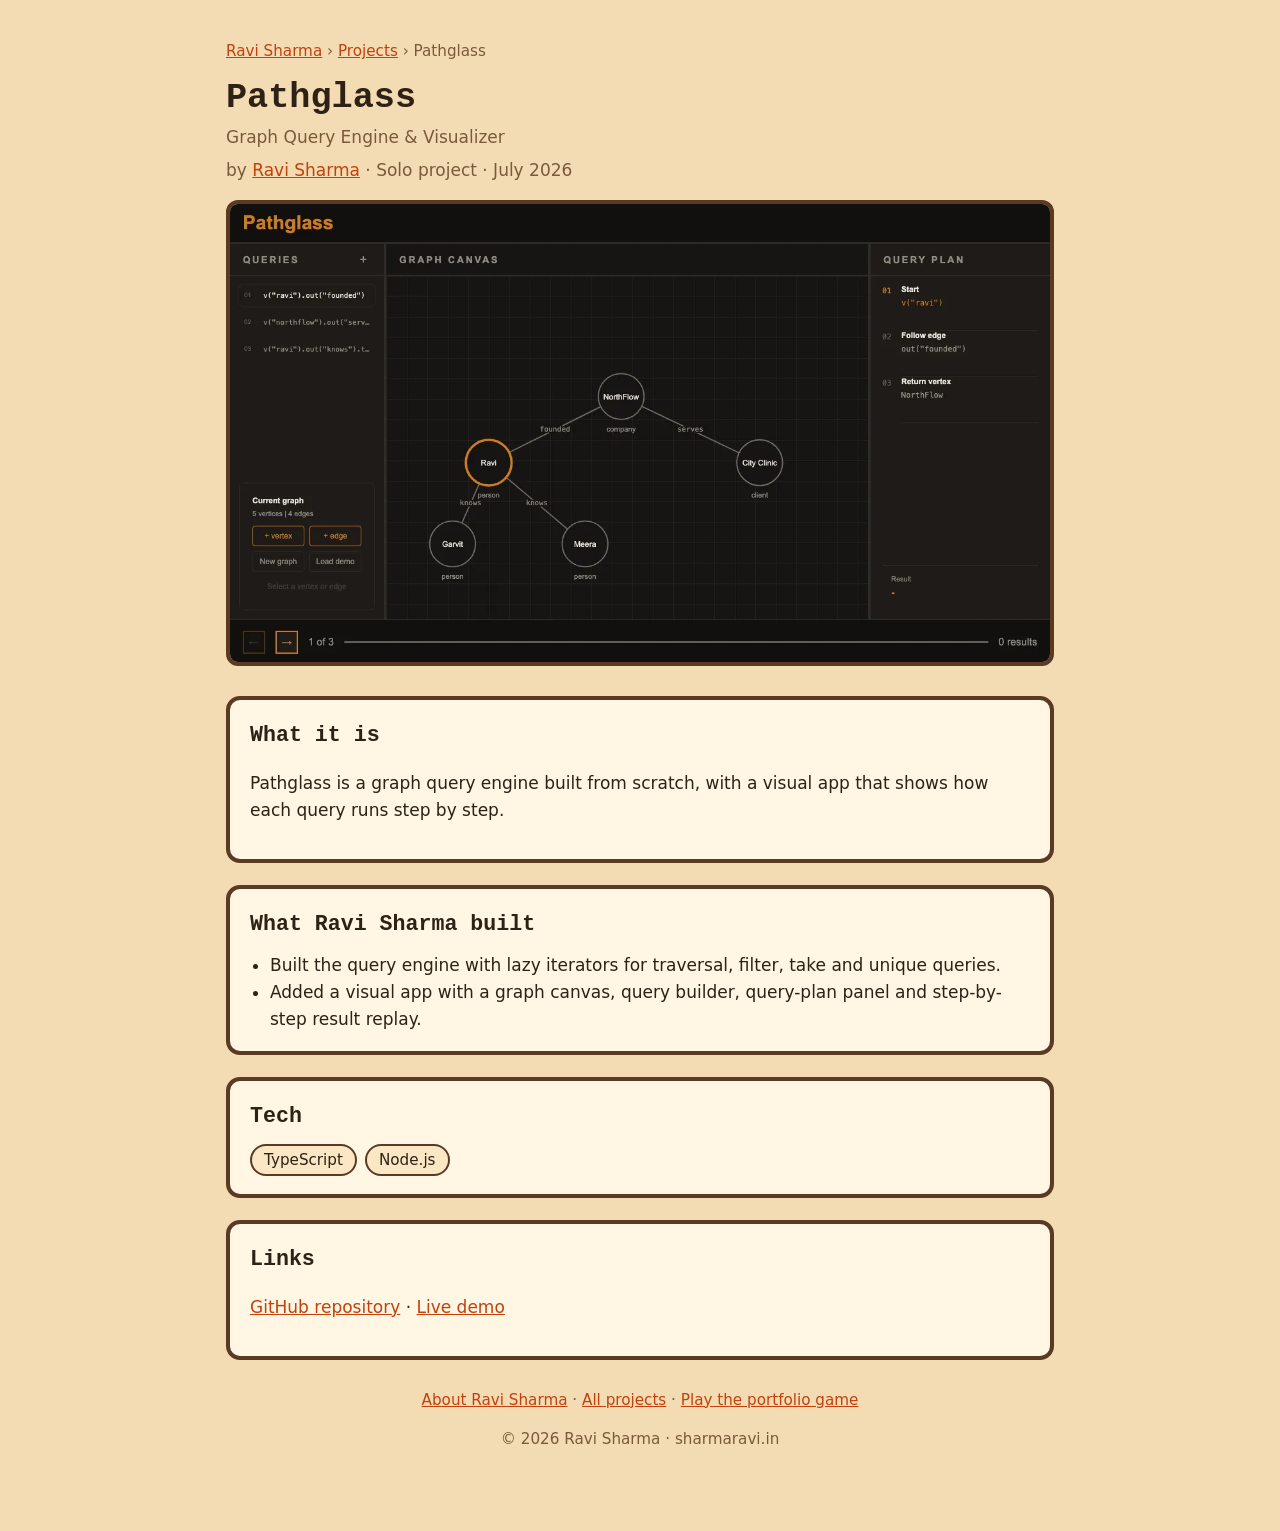
<file: projects/pathglass/index.html>
<!DOCTYPE html>
<html lang="en">
<head>
  <meta charset="UTF-8">
  <meta name="viewport" content="width=device-width, initial-scale=1.0">
  <title>Pathglass: Graph Query Engine &amp; Visualizer | by Ravi Sharma</title>
  <meta name="description" content="Pathglass by Ravi Sharma (July 2026). Pathglass is a graph query engine built from scratch, with a visual app that shows how each query runs step by step.">
  <meta name="author" content="Ravi Sharma">
  <link rel="canonical" href="https://www.sharmaravi.in/projects/pathglass/">
  <link rel="icon" type="image/png" sizes="64x64" href="/favicon.png">
  <link rel="apple-touch-icon" href="/apple-touch-icon.png">
  <meta property="og:type" content="article">
  <meta property="og:site_name" content="Ravi Sharma">
  <meta property="og:title" content="Pathglass: Graph Query Engine &amp; Visualizer | by Ravi Sharma">
  <meta property="og:description" content="Pathglass by Ravi Sharma (July 2026). Pathglass is a graph query engine built from scratch, with a visual app that shows how each query runs step by step.">
  <meta property="og:url" content="https://www.sharmaravi.in/projects/pathglass/">
  <meta property="og:image" content="https://www.sharmaravi.in/assets/og-image.jpg">
  <meta name="twitter:card" content="summary_large_image">
  <script type="application/ld+json">
{
  "@context": "https://schema.org",
  "@type": "CreativeWork",
  "name": "Pathglass: Graph Query Engine & Visualizer",
  "url": "https://www.sharmaravi.in/projects/pathglass/",
  "image": "https://www.sharmaravi.in/assets/projects/pathglass.webp",
  "dateCreated": "July 2026",
  "description": "Pathglass is a graph query engine built from scratch, with a visual app that shows how each query runs step by step.",
  "creator": {
    "@type": "Person",
    "@id": "https://www.sharmaravi.in/#ravi",
    "name": "Ravi Sharma",
    "url": "https://www.sharmaravi.in/"
  },
  "author": {
    "@type": "Person",
    "@id": "https://www.sharmaravi.in/#ravi",
    "name": "Ravi Sharma",
    "url": "https://www.sharmaravi.in/"
  },
  "keywords": "TypeScript, Node.js, Ravi Sharma"
}
  </script>
<style>
    :root {
      --cream: #fbe7c4; --paper: #fff6e3; --brown: #5a3a22; --wood: #b0703a;
      --ink: #2e2116; --muted: #7a5a3a; --accent: #c2410c; --bg: #f3dcb4;
    }
    * { box-sizing: border-box; }
    body {
      margin: 0; background: var(--bg); color: var(--ink);
      font: 17px/1.6 system-ui, -apple-system, "Segoe UI", Roboto, sans-serif;
    }
    a { color: var(--accent); }
    .wrap { max-width: 860px; margin: 0 auto; padding: 24px 16px 64px; }
    header.top { display: flex; gap: 20px; align-items: center; flex-wrap: wrap; }
    header.top img { width: 120px; height: 120px; object-fit: cover; object-position: top; border-radius: 50%; border: 5px solid var(--brown); background: var(--cream); }
    h1 { font-family: "Courier New", monospace; font-size: 2.2rem; margin: 0; line-height: 1.15; }
    .tag { color: var(--muted); margin: 6px 0 0; }
    .links { display: flex; gap: 10px; flex-wrap: wrap; margin-top: 12px; }
    .btn {
      display: inline-block; padding: 8px 14px; border: 3px solid var(--brown); border-radius: 10px;
      background: var(--cream); color: var(--ink); text-decoration: none; font-weight: 600;
    }
    .btn.primary { background: var(--brown); color: var(--cream); }
    section { background: var(--paper); border: 4px solid var(--brown); border-radius: 14px; padding: 18px 20px; margin-top: 22px; }
    h2 { font-family: "Courier New", monospace; margin: 0 0 10px; font-size: 1.35rem; }
    h3 { margin: 0; font-size: 1.1rem; }
    .project { display: grid; grid-template-columns: 200px 1fr; gap: 16px; padding: 14px 0; border-top: 2px dashed #d9bf94; }
    .project:first-of-type { border-top: 0; padding-top: 0; }
    .project img { width: 100%; aspect-ratio: 16/9; object-fit: cover; border: 3px solid var(--brown); border-radius: 8px; }
    .meta { color: var(--muted); font-size: 0.92rem; }
    ul { margin: 6px 0 0; padding-left: 20px; }
    .chips { display: flex; flex-wrap: wrap; gap: 8px; list-style: none; padding: 0; }
    .chips li { background: var(--cream); border: 2px solid var(--brown); border-radius: 999px; padding: 2px 12px; font-size: 0.95rem; }
    .timeline { list-style: none; padding: 0; margin: 0; }
    .timeline li { display: grid; grid-template-columns: 120px 1fr; gap: 12px; padding: 6px 0; }
    .timeline b { color: var(--brown); }
    footer { margin-top: 28px; text-align: center; color: var(--muted); font-size: 0.95rem; }
    @media (max-width: 600px) {
      h1 { font-size: 1.7rem; }
      .project { grid-template-columns: 1fr; }
      .timeline li { grid-template-columns: 1fr; gap: 0; }
    }
      .crumbs { font-size: .95rem; color: var(--muted); margin-bottom: 14px; }
    .hero { width: 100%; aspect-ratio: 16/9; object-fit: cover; border: 4px solid var(--brown); border-radius: 12px; margin-top: 16px; }
    .by { margin: 6px 0 0; color: var(--muted); }
    .grid { display: grid; grid-template-columns: repeat(auto-fit, minmax(240px, 1fr)); gap: 16px; }
    .card { background: var(--paper); border: 4px solid var(--brown); border-radius: 14px; padding: 12px; text-decoration: none; color: var(--ink); }
    .card img { width: 100%; aspect-ratio: 16/9; object-fit: cover; border-radius: 8px; border: 3px solid var(--brown); }
    .card h3 { margin: 10px 0 4px; }
  </style>
</head>
<body>
<div class="wrap">
  <p class="crumbs"><a href="/about/">Ravi Sharma</a> › <a href="/projects/">Projects</a> › Pathglass</p>
  <h1>Pathglass</h1>
  <p class="tag">Graph Query Engine &amp; Visualizer</p>
  <p class="by">by <a href="/about/">Ravi Sharma</a> · Solo project · July 2026</p>
  <img class="hero" src="/assets/projects/pathglass.webp" alt="Pathglass by Ravi Sharma: screenshot">
  <section>
    <h2>What it is</h2>
    <p>Pathglass is a graph query engine built from scratch, with a visual app that shows how each query runs step by step.</p>
  </section>
  <section>
    <h2>What Ravi Sharma built</h2>
    <ul><li>Built the query engine with lazy iterators for traversal, filter, take and unique queries.</li><li>Added a visual app with a graph canvas, query builder, query-plan panel and step-by-step result replay.</li></ul>
  </section>
  <section>
    <h2>Tech</h2>
    <ul class="chips"><li>TypeScript</li><li>Node.js</li></ul>
  </section>
  <section>
    <h2>Links</h2>
    <p><a href="https://github.com/ravisharma-09/Pathglass">GitHub repository</a> · <a href="https://pathglass-ten.vercel.app/">Live demo</a></p>
  </section>
  <footer>
    <p><a href="/about/">About Ravi Sharma</a> · <a href="/projects/">All projects</a> · <a href="/">Play the portfolio game</a></p>
    <p>© 2026 Ravi Sharma · sharmaravi.in</p>
  </footer>
</div>
</body>
</html>
</file>
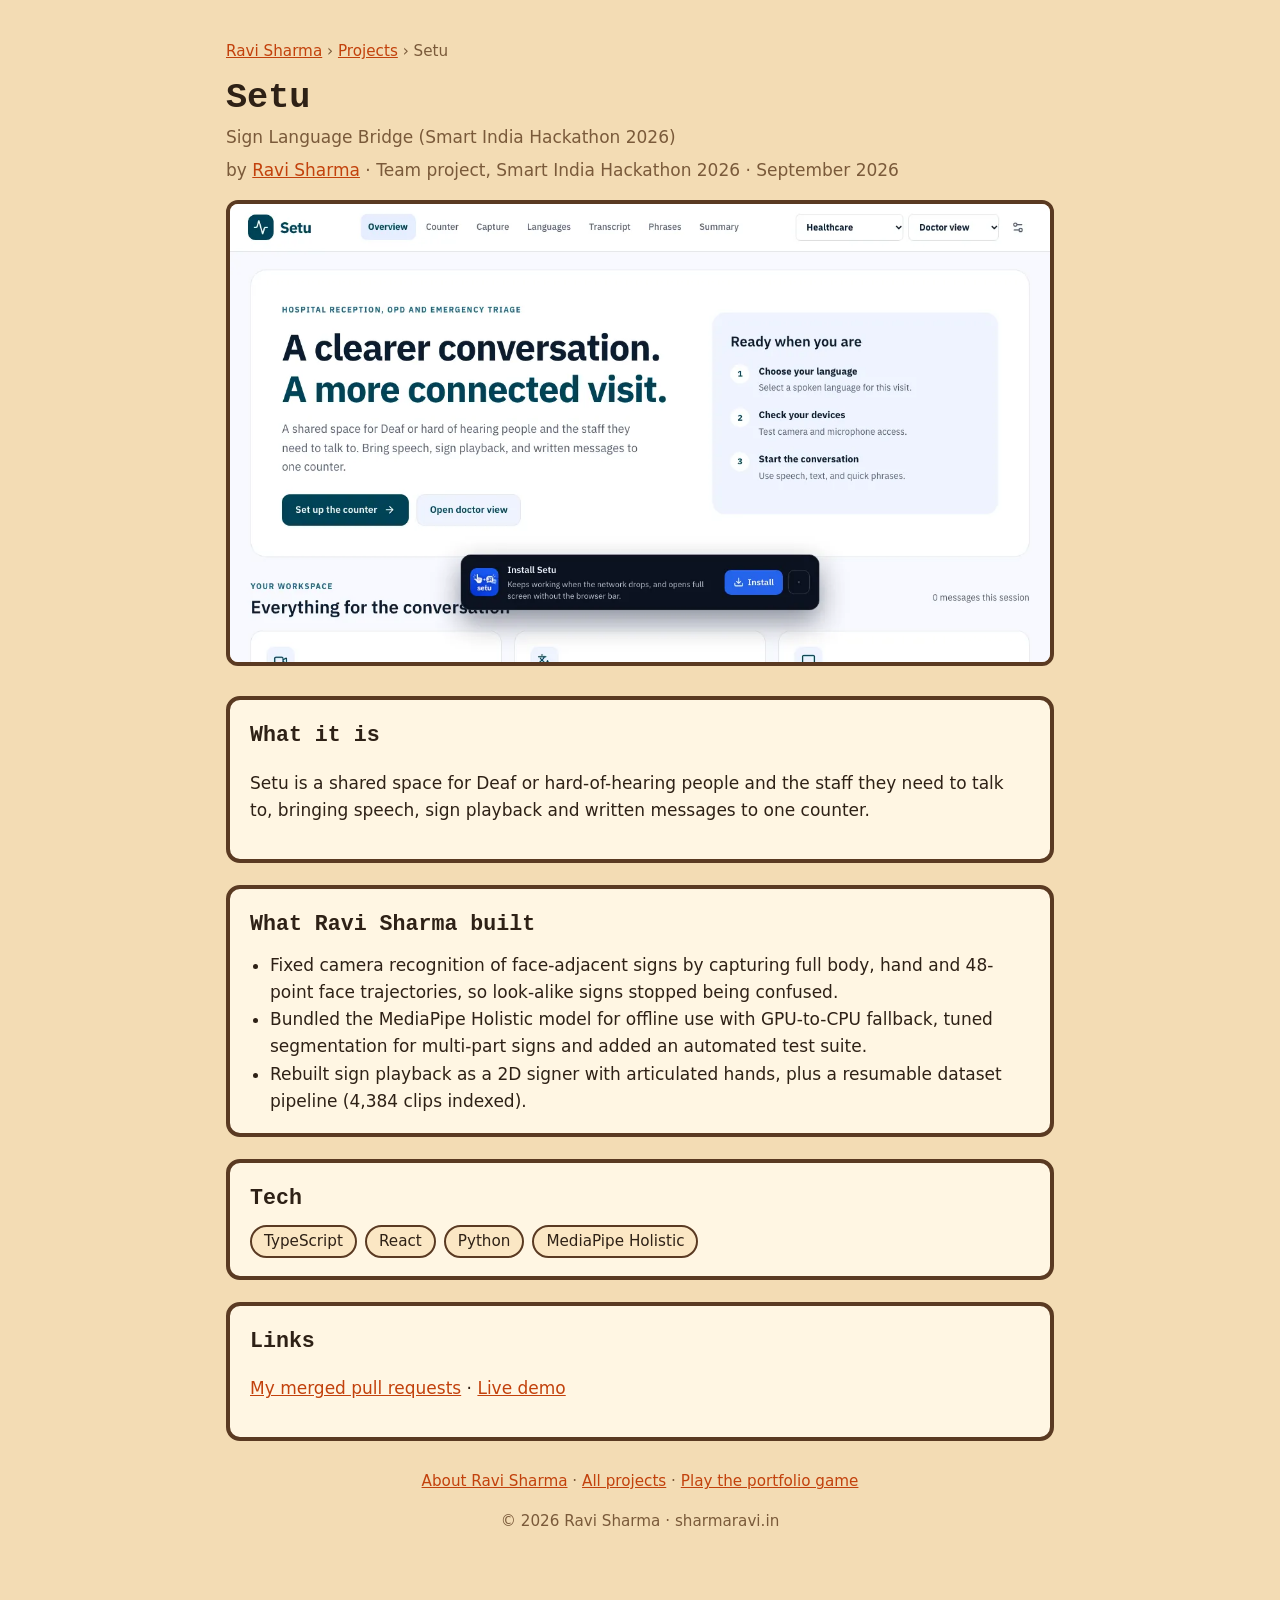
<file: projects/setu/index.html>
<!DOCTYPE html>
<html lang="en">
<head>
  <meta charset="UTF-8">
  <meta name="viewport" content="width=device-width, initial-scale=1.0">
  <title>Setu: Sign Language Bridge (Smart India Hackathon 2026) | by Ravi Sharma</title>
  <meta name="description" content="Setu by Ravi Sharma (September 2026). Setu is a shared space for Deaf or hard-of-hearing people and the staff they need to talk to, bringing speech, sign playback and written messages to one counter.">
  <meta name="author" content="Ravi Sharma">
  <link rel="canonical" href="https://www.sharmaravi.in/projects/setu/">
  <link rel="icon" type="image/png" sizes="64x64" href="/favicon.png">
  <link rel="apple-touch-icon" href="/apple-touch-icon.png">
  <meta property="og:type" content="article">
  <meta property="og:site_name" content="Ravi Sharma">
  <meta property="og:title" content="Setu: Sign Language Bridge (Smart India Hackathon 2026) | by Ravi Sharma">
  <meta property="og:description" content="Setu by Ravi Sharma (September 2026). Setu is a shared space for Deaf or hard-of-hearing people and the staff they need to talk to, bringing speech, sign playback and written messages to one counter.">
  <meta property="og:url" content="https://www.sharmaravi.in/projects/setu/">
  <meta property="og:image" content="https://www.sharmaravi.in/assets/og-image.jpg">
  <meta name="twitter:card" content="summary_large_image">
  <script type="application/ld+json">
{
  "@context": "https://schema.org",
  "@type": "CreativeWork",
  "name": "Setu: Sign Language Bridge (Smart India Hackathon 2026)",
  "url": "https://www.sharmaravi.in/projects/setu/",
  "image": "https://www.sharmaravi.in/assets/projects/setu.webp",
  "dateCreated": "September 2026",
  "description": "Setu is a shared space for Deaf or hard-of-hearing people and the staff they need to talk to, bringing speech, sign playback and written messages to one counter.",
  "creator": {
    "@type": "Person",
    "@id": "https://www.sharmaravi.in/#ravi",
    "name": "Ravi Sharma",
    "url": "https://www.sharmaravi.in/"
  },
  "author": {
    "@type": "Person",
    "@id": "https://www.sharmaravi.in/#ravi",
    "name": "Ravi Sharma",
    "url": "https://www.sharmaravi.in/"
  },
  "keywords": "TypeScript, React, Python, MediaPipe Holistic, Ravi Sharma"
}
  </script>
<style>
    :root {
      --cream: #fbe7c4; --paper: #fff6e3; --brown: #5a3a22; --wood: #b0703a;
      --ink: #2e2116; --muted: #7a5a3a; --accent: #c2410c; --bg: #f3dcb4;
    }
    * { box-sizing: border-box; }
    body {
      margin: 0; background: var(--bg); color: var(--ink);
      font: 17px/1.6 system-ui, -apple-system, "Segoe UI", Roboto, sans-serif;
    }
    a { color: var(--accent); }
    .wrap { max-width: 860px; margin: 0 auto; padding: 24px 16px 64px; }
    header.top { display: flex; gap: 20px; align-items: center; flex-wrap: wrap; }
    header.top img { width: 120px; height: 120px; object-fit: cover; object-position: top; border-radius: 50%; border: 5px solid var(--brown); background: var(--cream); }
    h1 { font-family: "Courier New", monospace; font-size: 2.2rem; margin: 0; line-height: 1.15; }
    .tag { color: var(--muted); margin: 6px 0 0; }
    .links { display: flex; gap: 10px; flex-wrap: wrap; margin-top: 12px; }
    .btn {
      display: inline-block; padding: 8px 14px; border: 3px solid var(--brown); border-radius: 10px;
      background: var(--cream); color: var(--ink); text-decoration: none; font-weight: 600;
    }
    .btn.primary { background: var(--brown); color: var(--cream); }
    section { background: var(--paper); border: 4px solid var(--brown); border-radius: 14px; padding: 18px 20px; margin-top: 22px; }
    h2 { font-family: "Courier New", monospace; margin: 0 0 10px; font-size: 1.35rem; }
    h3 { margin: 0; font-size: 1.1rem; }
    .project { display: grid; grid-template-columns: 200px 1fr; gap: 16px; padding: 14px 0; border-top: 2px dashed #d9bf94; }
    .project:first-of-type { border-top: 0; padding-top: 0; }
    .project img { width: 100%; aspect-ratio: 16/9; object-fit: cover; border: 3px solid var(--brown); border-radius: 8px; }
    .meta { color: var(--muted); font-size: 0.92rem; }
    ul { margin: 6px 0 0; padding-left: 20px; }
    .chips { display: flex; flex-wrap: wrap; gap: 8px; list-style: none; padding: 0; }
    .chips li { background: var(--cream); border: 2px solid var(--brown); border-radius: 999px; padding: 2px 12px; font-size: 0.95rem; }
    .timeline { list-style: none; padding: 0; margin: 0; }
    .timeline li { display: grid; grid-template-columns: 120px 1fr; gap: 12px; padding: 6px 0; }
    .timeline b { color: var(--brown); }
    footer { margin-top: 28px; text-align: center; color: var(--muted); font-size: 0.95rem; }
    @media (max-width: 600px) {
      h1 { font-size: 1.7rem; }
      .project { grid-template-columns: 1fr; }
      .timeline li { grid-template-columns: 1fr; gap: 0; }
    }
      .crumbs { font-size: .95rem; color: var(--muted); margin-bottom: 14px; }
    .hero { width: 100%; aspect-ratio: 16/9; object-fit: cover; border: 4px solid var(--brown); border-radius: 12px; margin-top: 16px; }
    .by { margin: 6px 0 0; color: var(--muted); }
    .grid { display: grid; grid-template-columns: repeat(auto-fit, minmax(240px, 1fr)); gap: 16px; }
    .card { background: var(--paper); border: 4px solid var(--brown); border-radius: 14px; padding: 12px; text-decoration: none; color: var(--ink); }
    .card img { width: 100%; aspect-ratio: 16/9; object-fit: cover; border-radius: 8px; border: 3px solid var(--brown); }
    .card h3 { margin: 10px 0 4px; }
  </style>
</head>
<body>
<div class="wrap">
  <p class="crumbs"><a href="/about/">Ravi Sharma</a> › <a href="/projects/">Projects</a> › Setu</p>
  <h1>Setu</h1>
  <p class="tag">Sign Language Bridge (Smart India Hackathon 2026)</p>
  <p class="by">by <a href="/about/">Ravi Sharma</a> · Team project, Smart India Hackathon 2026 · September 2026</p>
  <img class="hero" src="/assets/projects/setu.webp" alt="Setu by Ravi Sharma: screenshot">
  <section>
    <h2>What it is</h2>
    <p>Setu is a shared space for Deaf or hard-of-hearing people and the staff they need to talk to, bringing speech, sign playback and written messages to one counter.</p>
  </section>
  <section>
    <h2>What Ravi Sharma built</h2>
    <ul><li>Fixed camera recognition of face-adjacent signs by capturing full body, hand and 48-point face trajectories, so look-alike signs stopped being confused.</li><li>Bundled the MediaPipe Holistic model for offline use with GPU-to-CPU fallback, tuned segmentation for multi-part signs and added an automated test suite.</li><li>Rebuilt sign playback as a 2D signer with articulated hands, plus a resumable dataset pipeline (4,384 clips indexed).</li></ul>
  </section>
  <section>
    <h2>Tech</h2>
    <ul class="chips"><li>TypeScript</li><li>React</li><li>Python</li><li>MediaPipe Holistic</li></ul>
  </section>
  <section>
    <h2>Links</h2>
    <p><a href="https://github.com/geetxnshgoyal/sih/pulls?q=is:pr+author:ravisharma-09+is:merged">My merged pull requests</a> · <a href="https://sih.geetanshgoyal.in/">Live demo</a></p>
  </section>
  <footer>
    <p><a href="/about/">About Ravi Sharma</a> · <a href="/projects/">All projects</a> · <a href="/">Play the portfolio game</a></p>
    <p>© 2026 Ravi Sharma · sharmaravi.in</p>
  </footer>
</div>
</body>
</html>
</file>
